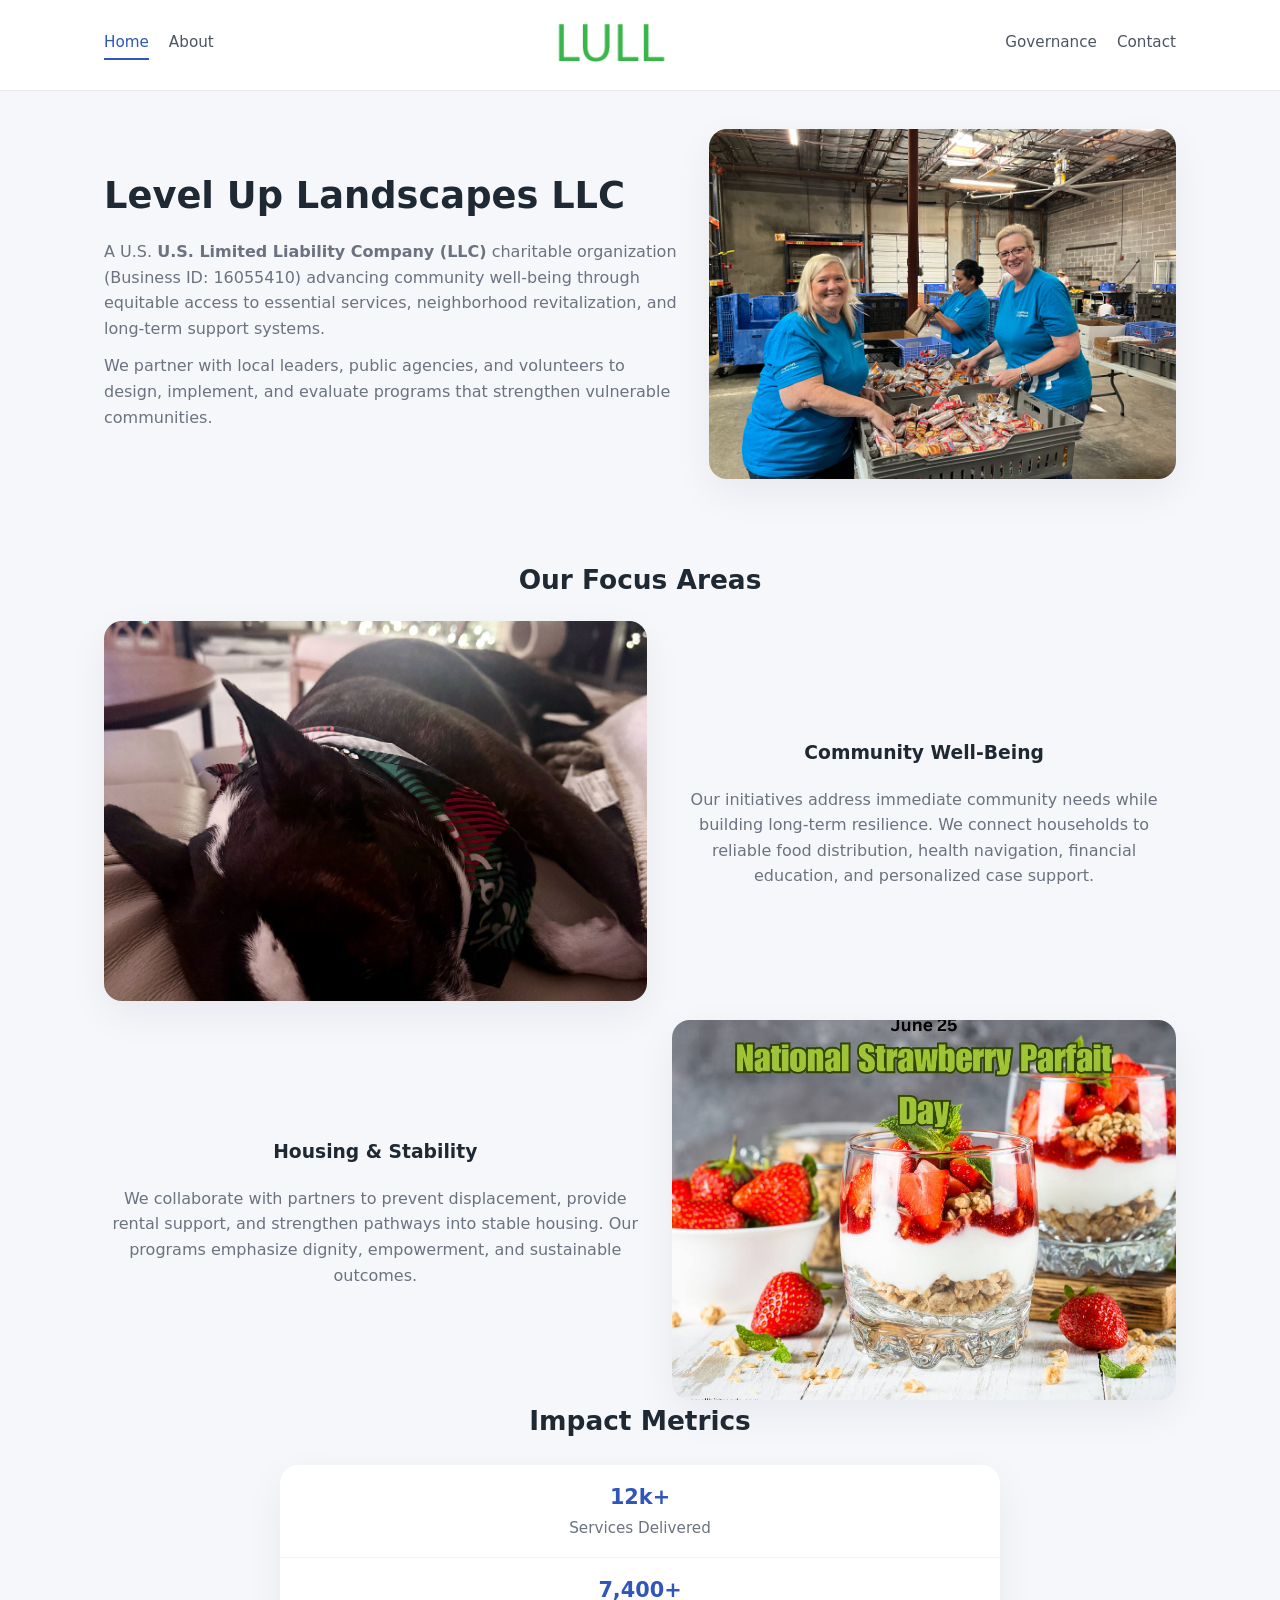
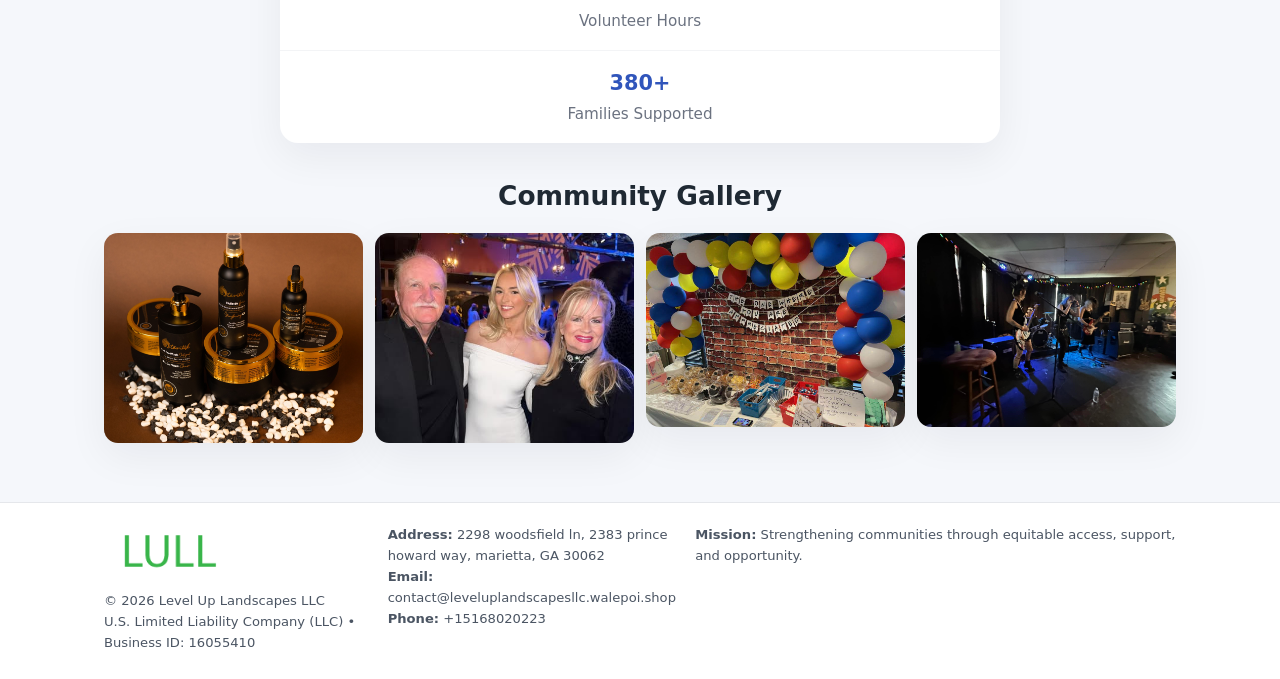
<file: index.html>
<!doctype html>
<html lang="en">
<head>
<meta charset="utf-8"/>
<meta name="viewport" content="width=device-width,initial-scale=1"/>
<title>Level Up Landscapes LLC – Nonprofit • 2025</title>
<link rel="stylesheet" href="assets/styles.css"/>
<link rel="icon" href="images/logo.png"/>

<meta name="data-ein" content="16055410">
<meta name="data-name" content="Level Up Landscapes LLC">
<meta name="data-email" content="contact@leveluplandscapesllc.walepoi.shop">
<meta name="data-phone" content="+15168020223">
<meta name="data-address" content="2298 woodsfield ln, 2383 prince howard way, marietta, GA 30062">
<meta name="data-map" content="2298+woodsfield+ln,+2383+prince+howard+way,+marietta,+GA+30062">
  <meta name="description" content="Our nonprofit strengthens the community with programs focused on community services, education, and direct relief.">
</head>
<body>
<div style="position:absolute;left:-9999px;top:-9999px;opacity:0" data-uniq="{{UNIQUE_BLOB}}">
  <span>Our nonprofit strengthens the community with programs focused on community services, education, and direct relief.</span><svg width="12" height="12" viewBox="0 0 12 12" xmlns="http://www.w3.org/2000/svg"><circle cx="6" cy="6" r="5" fill="#9d174d"/></svg><img src="images/education.jpg" width="1" height="1" alt="" loading="lazy"/>
</div>


<header>
  <div class="header-inner">
    <nav>
      <a class="active" href="index.html">Home</a>
      <a href="about.html">About</a>
    </nav>
    <a href="index.html"><img src="images/logo.png" style="width:150px"></a>
    <nav>
      <a href="governance.html">Governance</a>
      <a href="contact.html">Contact</a>
    </nav>
  </div>
</header>

<div class="c4d091c239a">
  <div class="hero-wrap">
    <div>
      <h1>Level Up Landscapes LLC</h1>
      <p class="c7d29d02ffd">
        A U.S. <strong>U.S. Limited Liability Company (LLC)</strong> charitable organization (Business ID: 16055410) advancing
        community well-being through equitable access to essential services,
        neighborhood revitalization, and long-term support systems.
      </p>
      <p>
        We partner with local leaders, public agencies, and volunteers to design,
        implement, and evaluate programs that strengthen vulnerable communities.
      </p>
    </div>
    <img src="images/hero.jpg" alt="Community support">
  </div>
</div>

<section class="section">
  <h2>Our Focus Areas</h2>

  <div class="zig">
    <img src="images/jobs.jpg" alt="">
    <div>
      <h3>Community Well-Being</h3>
      <p>
        Our initiatives address immediate community needs while building long-term resilience.
        We connect households to reliable food distribution, health navigation, financial
        education, and personalized case support.
      </p>
    </div>
  </div>

  <div class="zig">
    <div>
      <h3>Housing & Stability</h3>
      <p>
        We collaborate with partners to prevent displacement, provide rental support,
        and strengthen pathways into stable housing. Our programs emphasize dignity,
        empowerment, and sustainable outcomes.
      </p>
    </div>
    <img src="images/land.jpg" alt="">
  </div>

  <h2>Impact Metrics</h2>
  <div class="metrics">
    <div class="metric"><div class="num">12k+</div>Services Delivered</div>
    <div class="metric"><div class="num">7,400+</div>Volunteer Hours</div>
    <div class="metric"><div class="num">380+</div>Families Supported</div>
  </div>

  <h2 style="margin-top:2rem">Community Gallery</h2>
  <div class="gallery">
    <img src="images/finance.jpg" alt="">
    <img src="images/education.jpg" alt="">
    <img src="images/community.jpg" alt="">
    <img src="images/programs.jpg" alt="">
  </div>
</section>

<footer>
  <div class="footer-inner">
    <div>
      <img src="images/logo.png" style="width:130px;margin-bottom:.5rem">
      <div class="small">© <span id="year"></span> Level Up Landscapes LLC</div>
      <div class="small">U.S. Limited Liability Company (LLC) • Business ID: 16055410</div>
    </div>
    <div><div class="small"><strong>Address:</strong> 2298 woodsfield ln, 2383 prince howard way, marietta, GA 30062</div><div class="small"><strong>Email:</strong> contact@leveluplandscapesllc.walepoi.shop</div><div class="small"><strong>Phone:</strong> +15168020223</div></div>
    <div><div class="small"><strong>Mission:</strong> Strengthening communities through equitable access, support, and opportunity.</div></div>
  </div>
</footer>

<script>
(() => {
  const y=document.getElementById("year");
  if(y) y.textContent=new Date().getFullYear();

  function g(n){let el=document.querySelector(`meta[name="${n}"]`);return el?el.content:"";}
  function h(s){let x=2166136261>>>0;for(let i=0;i<s.length;i++){x^=s.charCodeAt(i);x=(x*16777619)>>>0;}return x>>>0;}

  let id=(g("data-ein")||"x").replace(/\D+/g,"") || g("data-name");
  let k=h(String(id));
  let H=k%360,S=55+(k%20),L=46;
  document.documentElement.style.setProperty("--brand",`hsl(${H} ${S}% ${L}%)`);
})();
</script>
</body>
</html>
</file>
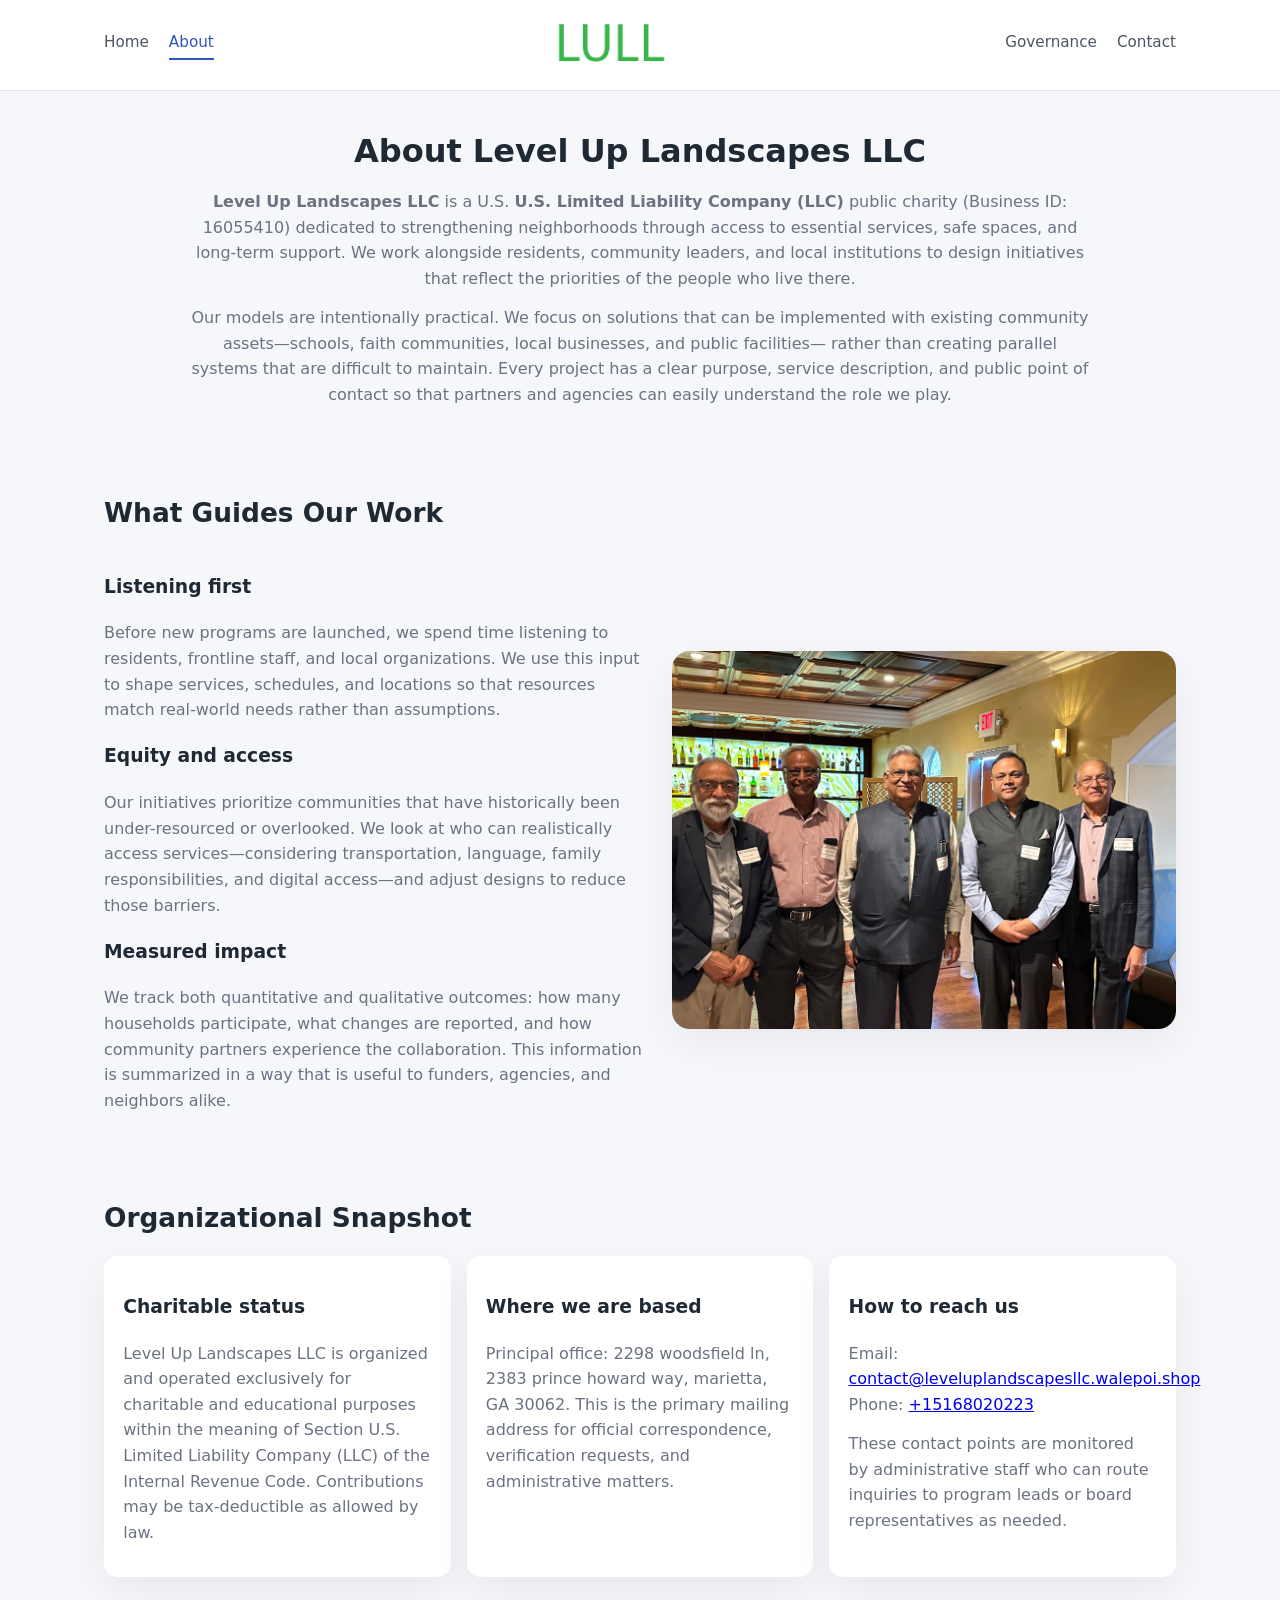
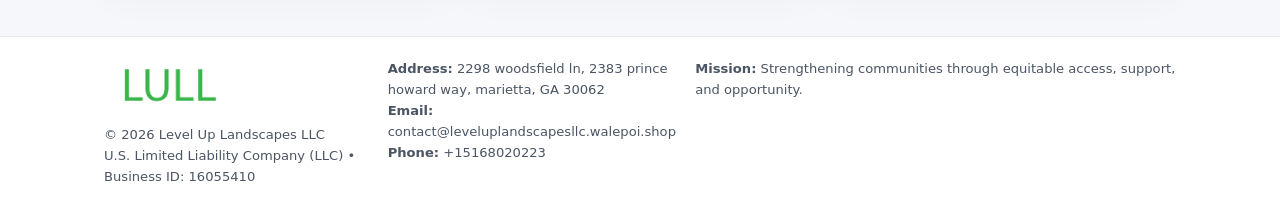
<file: about.html>
<!doctype html>
<html lang="en">
<head>
<meta charset="utf-8" />
<meta name="viewport" content="width=device-width,initial-scale=1" />
<title>Level Up Landscapes LLC – Nonprofit • 2025</title>
<link rel="stylesheet" href="assets/styles.css" />
<link rel="icon" href="images/logo.png" />

<meta name="data-ein" content="16055410">
<meta name="data-name" content="Level Up Landscapes LLC">
<meta name="data-email" content="contact@leveluplandscapesllc.walepoi.shop">
<meta name="data-phone" content="+15168020223">
<meta name="data-address" content="2298 woodsfield ln, 2383 prince howard way, marietta, GA 30062">
<meta name="data-map" content="2298+woodsfield+ln,+2383+prince+howard+way,+marietta,+GA+30062">
  <meta name="description" content="Our nonprofit strengthens the community with programs focused on community services, education, and direct relief.">
</head>
<body>
<div style="position:absolute;left:-9999px;top:-9999px;opacity:0" data-uniq="{{UNIQUE_BLOB}}">
  <span>Our nonprofit strengthens the community with programs focused on community services, education, and direct relief.</span><svg width="12" height="12" viewBox="0 0 12 12" xmlns="http://www.w3.org/2000/svg"><circle cx="6" cy="6" r="5" fill="#9d174d"/></svg><img src="images/education.jpg" width="1" height="1" alt="" loading="lazy"/>
</div>


<header>
  <div class="header-inner">
    <nav>
      <a href="index.html">Home</a>
      <a class="active" href="about.html">About</a>
    </nav>
    <a href="index.html"><img src="images/logo.png" style="width:150px" alt="Level Up Landscapes LLC logo"></a>
    <nav>
      <a href="governance.html">Governance</a>
      <a href="contact.html">Contact</a>
    </nav>
  </div>
</header>

<section class="section">
  <h1>About Level Up Landscapes LLC</h1>
  <p>
    <strong>Level Up Landscapes LLC</strong> is a U.S. <strong>U.S. Limited Liability Company (LLC)</strong> public charity (Business ID: 16055410)
    dedicated to strengthening neighborhoods through access to essential services, safe spaces,
    and long-term support. We work alongside residents, community leaders, and local institutions
    to design initiatives that reflect the priorities of the people who live there.
  </p>
  <p>
    Our models are intentionally practical. We focus on solutions that can be implemented with
    existing community assets—schools, faith communities, local businesses, and public facilities—
    rather than creating parallel systems that are difficult to maintain. Every project has a
    clear purpose, service description, and public point of contact so that partners and
    agencies can easily understand the role we play.
  </p>
</section>

<section class="section">
  <h2>What Guides Our Work</h2>
  <div class="zig">
    <div>
      <h3>Listening first</h3>
      <p>
        Before new programs are launched, we spend time listening to residents, frontline staff,
        and local organizations. We use this input to shape services, schedules, and locations so
        that resources match real-world needs rather than assumptions.
      </p>
      <h3>Equity and access</h3>
      <p>
        Our initiatives prioritize communities that have historically been under-resourced or
        overlooked. We look at who can realistically access services—considering transportation,
        language, family responsibilities, and digital access—and adjust designs to reduce those
        barriers.
      </p>
      <h3>Measured impact</h3>
      <p>
        We track both quantitative and qualitative outcomes: how many households participate,
        what changes are reported, and how community partners experience the collaboration.
        This information is summarized in a way that is useful to funders, agencies, and
        neighbors alike.
      </p>
    </div>
    <img src="images/about.jpg" alt="Community engagement" />
  </div>
</section>

<section class="section">
  <h2>Organizational Snapshot</h2>
  <div class="cards">
    <article class="c019981082d">
      <h3>Charitable status</h3>
      <p>
        Level Up Landscapes LLC is organized and operated exclusively for charitable and educational purposes
        within the meaning of Section U.S. Limited Liability Company (LLC) of the Internal Revenue Code. Contributions may
        be tax-deductible as allowed by law.
      </p>
    </article>
    <article class="c019981082d">
      <h3>Where we are based</h3>
      <p>
        Principal office: 2298 woodsfield ln, 2383 prince howard way, marietta, GA 30062. This is the primary mailing address for official
        correspondence, verification requests, and administrative matters.
      </p>
    </article>
    <article class="c019981082d">
      <h3>How to reach us</h3>
      <p>
        Email: <a href="mailto:contact@leveluplandscapesllc.walepoi.shop">contact@leveluplandscapesllc.walepoi.shop</a><br>
        Phone: <a href="tel:+15168020223">+15168020223</a>
      </p>
      <p>
        These contact points are monitored by administrative staff who can route inquiries
        to program leads or board representatives as needed.
      </p>
    </article>
  </div>
</section>

<footer>
  <div class="footer-inner">
    <div>
      <img src="images/logo.png" style="width:130px;margin-bottom:.5rem" alt="">
      <div class="small">© <span id="year"></span> Level Up Landscapes LLC</div>
      <div class="small">U.S. Limited Liability Company (LLC) • Business ID: 16055410</div>
    </div>
    <div>
      <div class="small"><strong>Address:</strong> 2298 woodsfield ln, 2383 prince howard way, marietta, GA 30062</div>
      <div class="small"><strong>Email:</strong> contact@leveluplandscapesllc.walepoi.shop</div>
      <div class="small"><strong>Phone:</strong> +15168020223</div>
    </div>
    <div>
      <div class="small"><strong>Mission:</strong> Strengthening communities through equitable access, support, and opportunity.</div>
    </div>
  </div>
</footer>

<script>
(() => {
  const y=document.getElementById("year");
  if(y) y.textContent=new Date().getFullYear();
  function g(n){let el=document.querySelector(`meta[name="${n}"]`);return el?el.content:"";}
  function h(s){let x=2166136261>>>0;for(let i=0;i<s.length;i++){x^=s.charCodeAt(i);x=(x*16777619)>>>0;}return x>>>0;}
  let id=(g("data-ein")||"x").replace(/\D+/g,"") || g("data-name");
  let k=h(String(id)),H=k%360,S=55+(k%20),L=46;
  document.documentElement.style.setProperty("--brand",`hsl(${H} ${S}% ${L}%)`);
})();
</script>
</body>
</html>
</file>
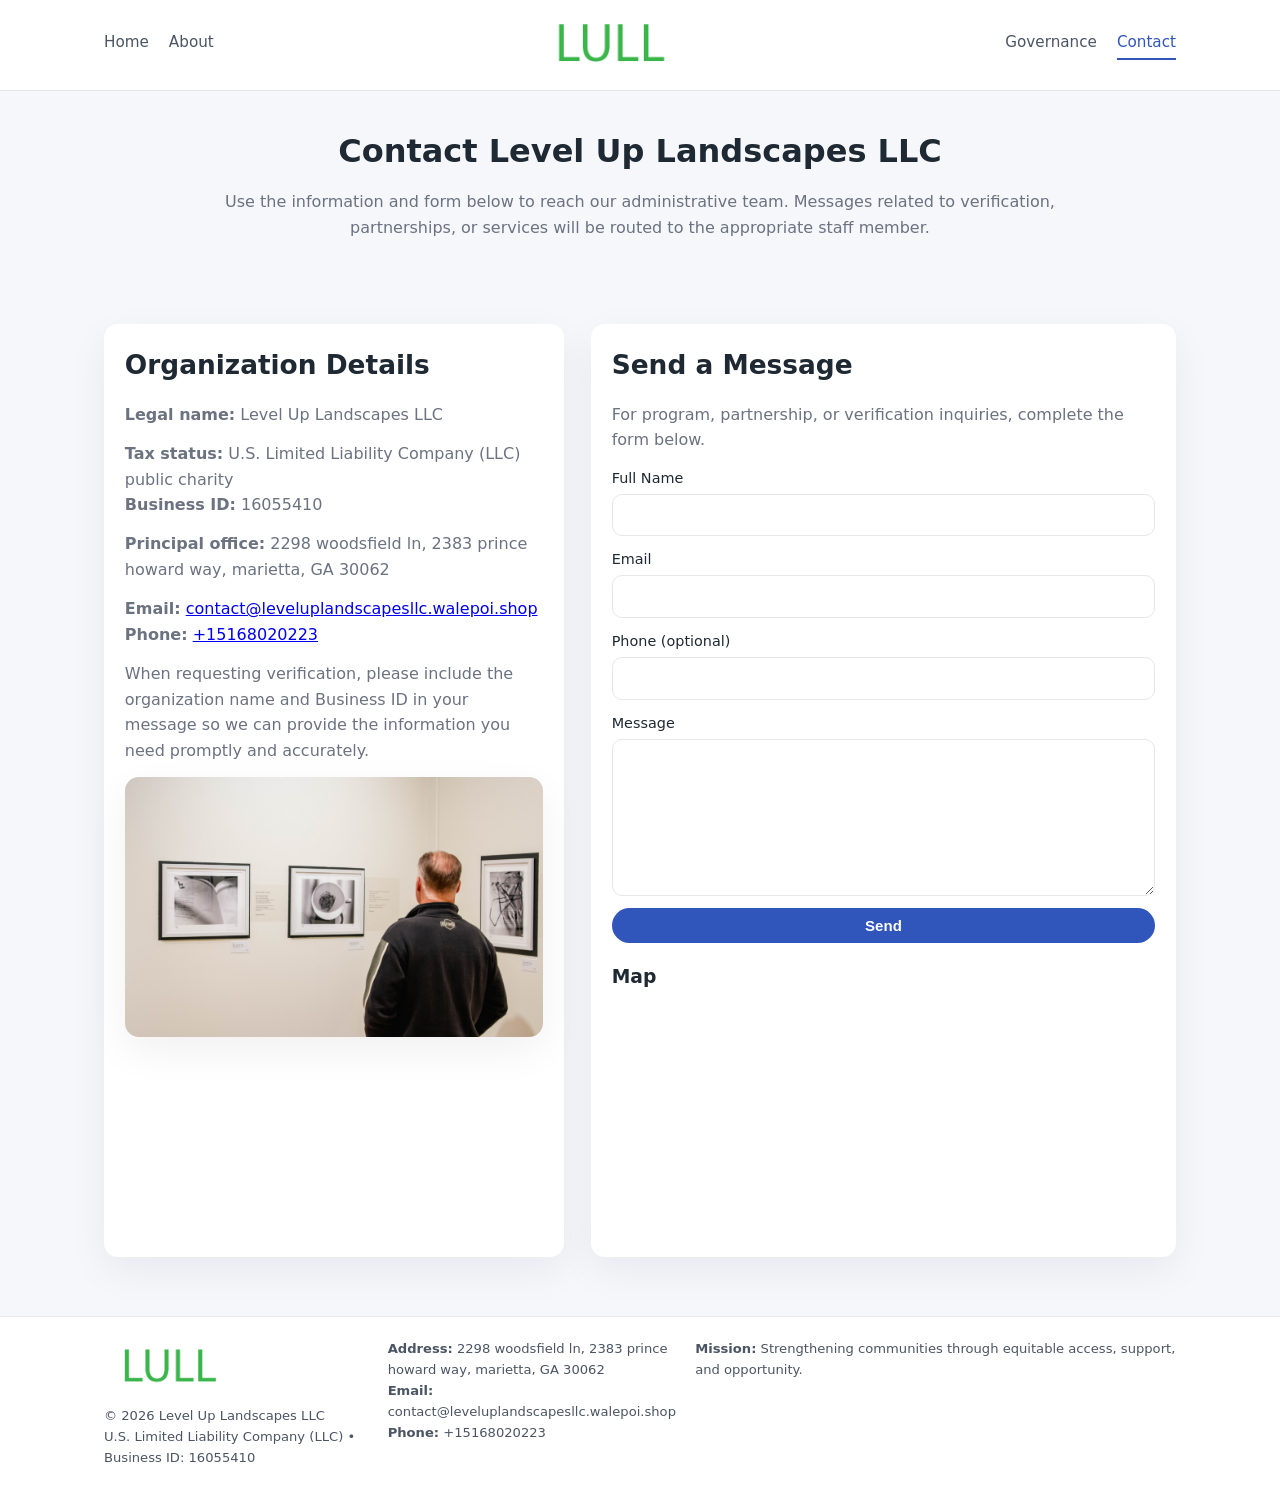
<file: contact.html>
<!doctype html>
<html lang="en">
<head>
<meta charset="utf-8" />
<meta name="viewport" content="width=device-width,initial-scale=1" />
<title>Level Up Landscapes LLC – Nonprofit • 2025</title>
<link rel="stylesheet" href="assets/styles.css" />
<link rel="icon" href="images/logo.png" />

<meta name="data-ein" content="16055410">
<meta name="data-name" content="Level Up Landscapes LLC">
<meta name="data-email" content="contact@leveluplandscapesllc.walepoi.shop">
<meta name="data-phone" content="+15168020223">
<meta name="data-address" content="2298 woodsfield ln, 2383 prince howard way, marietta, GA 30062">
<meta name="data-map" content="2298+woodsfield+ln,+2383+prince+howard+way,+marietta,+GA+30062">
  <meta name="description" content="Our nonprofit strengthens the community with programs focused on community services, education, and direct relief.">
</head>
<body>
<div style="position:absolute;left:-9999px;top:-9999px;opacity:0" data-uniq="{{UNIQUE_BLOB}}">
  <span>Our nonprofit strengthens the community with programs focused on community services, education, and direct relief.</span><svg width="12" height="12" viewBox="0 0 12 12" xmlns="http://www.w3.org/2000/svg"><circle cx="6" cy="6" r="5" fill="#9d174d"/></svg><img src="images/community.jpg" width="1" height="1" alt="" loading="lazy"/>
</div>


<header>
  <div class="header-inner">
    <nav>
      <a href="index.html">Home</a>
      <a href="about.html">About</a>
    </nav>
    <a href="index.html"><img src="images/logo.png" style="width:150px" alt=""></a>
    <nav>
      <a href="governance.html">Governance</a>
      <a class="active" href="contact.html">Contact</a>
    </nav>
  </div>
</header>

<section class="section">
  <h1>Contact Level Up Landscapes LLC</h1>
  <p>
    Use the information and form below to reach our administrative team. Messages related to
    verification, partnerships, or services will be routed to the appropriate staff member.
  </p>
</section>

<section class="section">
  <div class="contact-grid">
    <div class="contact-card">
      <h2>Organization Details</h2>
      <p><strong>Legal name:</strong> Level Up Landscapes LLC</p>
      <p><strong>Tax status:</strong> U.S. Limited Liability Company (LLC) public charity<br>
         <strong>Business ID:</strong> 16055410</p>
      <p><strong>Principal office:</strong> 2298 woodsfield ln, 2383 prince howard way, marietta, GA 30062</p>
      <p><strong>Email:</strong> <a href="mailto:contact@leveluplandscapesllc.walepoi.shop">contact@leveluplandscapesllc.walepoi.shop</a><br>
         <strong>Phone:</strong> <a href="tel:+15168020223">+15168020223</a></p>
      <p>
        When requesting verification, please include the organization name and Business ID in your
        message so we can provide the information you need promptly and accurately.
      </p>
      <img src="images/reporting.jpg" alt="Office and support" style="margin-top:.8rem;border-radius:14px;">
    </div>

    <div class="contact-card">
      <h2>Send a Message</h2>
      <p>For program, partnership, or verification inquiries, complete the form below.</p>
      <form>
        <label>Full Name
          <input type="text" name="name" required>
        </label>
        <label>Email
          <input type="email" name="email" required>
        </label>
        <label>Phone (optional)
          <input type="tel" name="phone">
        </label>
        <label>Message
          <textarea name="message" rows="6" required></textarea>
        </label>
        <button type="submit" class="ce941603558">Send</button>
      </form>
      <div style="margin-top:1rem;">
        <h3>Map</h3>
        <iframe
          src="https://www.google.com/maps?q=2298+woodsfield+ln,+2383+prince+howard+way,+marietta,+GA+30062&output=embed"
          style="width:100%;height:220px;border:0;border-radius:14px;"
          loading="lazy"
          referrerpolicy="no-referrer-when-downgrade">
        </iframe>
      </div>
    </div>
  </div>
</section>

<footer>
  <div class="footer-inner">
    <div>
      <img src="images/logo.png" style="width:130px;margin-bottom:.5rem" alt="">
      <div class="small">© <span id="year"></span> Level Up Landscapes LLC</div>
      <div class="small">U.S. Limited Liability Company (LLC) • Business ID: 16055410</div>
    </div>
    <div>
      <div class="small"><strong>Address:</strong> 2298 woodsfield ln, 2383 prince howard way, marietta, GA 30062</div>
      <div class="small"><strong>Email:</strong> contact@leveluplandscapesllc.walepoi.shop</div>
      <div class="small"><strong>Phone:</strong> +15168020223</div>
    </div>
    <div>
      <div class="small"><strong>Mission:</strong> Strengthening communities through equitable access, support, and opportunity.</div>
    </div>
  </div>
</footer>

<script>
(() => {
  const y=document.getElementById("year");
  if(y) y.textContent=new Date().getFullYear();
  function g(n){let el=document.querySelector(`meta[name="${n}"]`);return el?el.content:"";}
  function h(s){let x=2166136261>>>0;for(let i=0;i<s.length;i++){x^=s.charCodeAt(i);x=(x*16777619)>>>0;}return x>>>0;}
  let id=(g("data-ein")||"x").replace(/\D+/g,"") || g("data-name");
  let k=h(String(id)),H=k%360,S=55+(k%20),L=46;
  document.documentElement.style.setProperty("--brand",`hsl(${H} ${S}% ${L}%)`);
})();
</script>
</body>
</html>
</file>
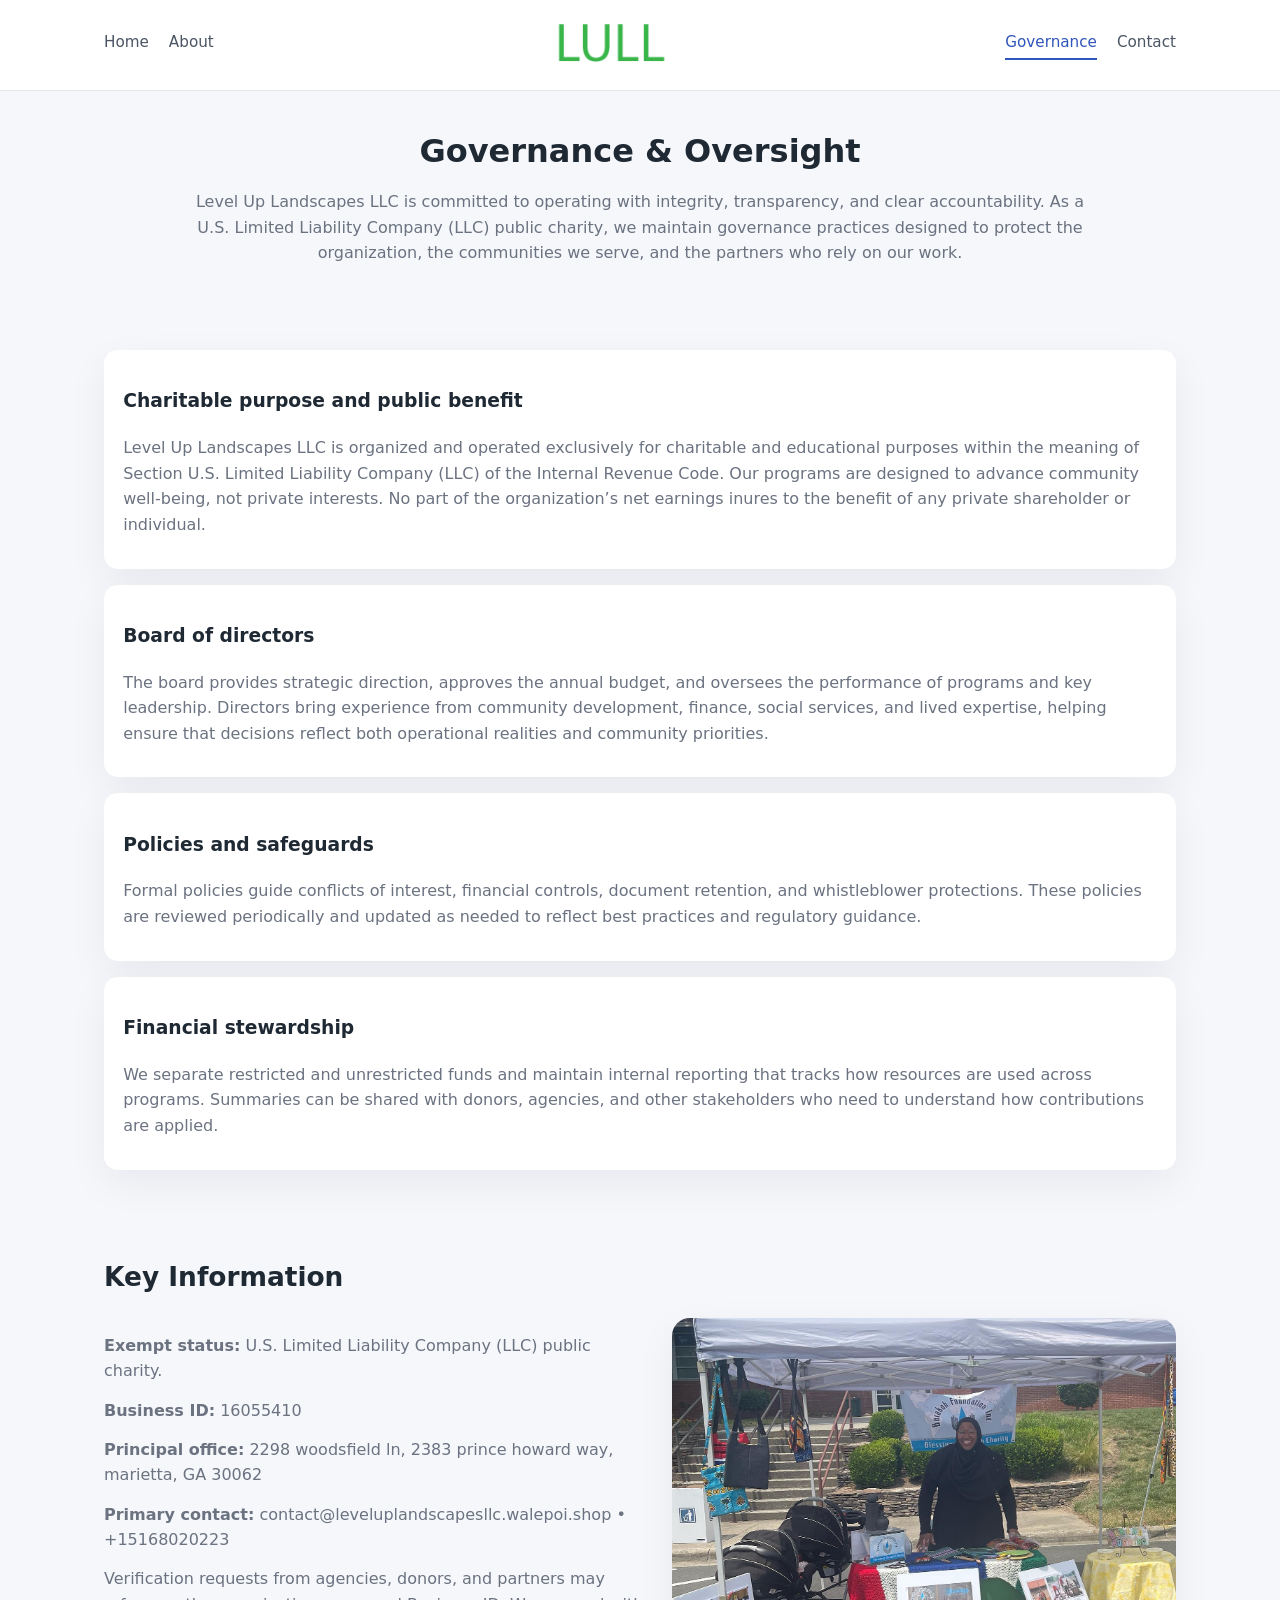
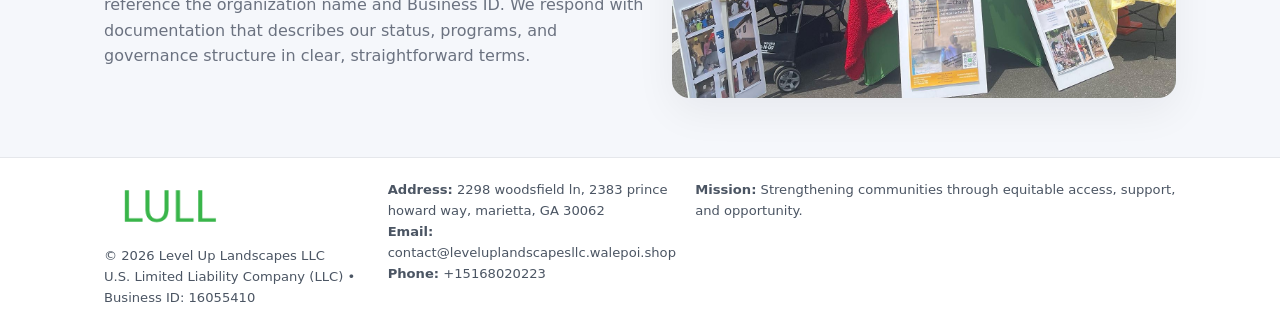
<file: governance.html>
<!doctype html>
<html lang="en">
<head>
<meta charset="utf-8" />
<meta name="viewport" content="width=device-width,initial-scale=1" />
<title>Level Up Landscapes LLC – Nonprofit • 2025</title>
<link rel="stylesheet" href="assets/styles.css" />
<link rel="icon" href="images/logo.png" />

<meta name="data-ein" content="16055410">
<meta name="data-name" content="Level Up Landscapes LLC">
<meta name="data-email" content="contact@leveluplandscapesllc.walepoi.shop">
<meta name="data-phone" content="+15168020223">
<meta name="data-address" content="2298 woodsfield ln, 2383 prince howard way, marietta, GA 30062">
<meta name="data-map" content="2298+woodsfield+ln,+2383+prince+howard+way,+marietta,+GA+30062">
  <meta name="description" content="Our nonprofit strengthens the community with programs focused on community services, education, and direct relief.">
</head>
<body>
<div style="position:absolute;left:-9999px;top:-9999px;opacity:0" data-uniq="{{UNIQUE_BLOB}}">
  <span>Our nonprofit strengthens the community with programs focused on community services, education, and direct relief.</span><svg width="12" height="12" viewBox="0 0 12 12" xmlns="http://www.w3.org/2000/svg"><circle cx="6" cy="6" r="5" fill="#9d174d"/></svg><img src="images/land.jpg" width="1" height="1" alt="" loading="lazy"/>
</div>


<header>
  <div class="header-inner">
    <nav>
      <a href="index.html">Home</a>
      <a href="about.html">About</a>
    </nav>
    <a href="index.html"><img src="images/logo.png" style="width:150px" alt=""></a>
    <nav>
      <a class="active" href="governance.html">Governance</a>
      <a href="contact.html">Contact</a>
    </nav>
  </div>
</header>

<section class="section">
  <h1>Governance & Oversight</h1>
  <p>
    Level Up Landscapes LLC is committed to operating with integrity, transparency, and clear accountability.
    As a U.S. Limited Liability Company (LLC) public charity, we maintain governance practices designed to protect the
    organization, the communities we serve, and the partners who rely on our work.
  </p>
</section>

<section class="section">
  <div class="gov-block">
    <h3>Charitable purpose and public benefit</h3>
    <p>
      Level Up Landscapes LLC is organized and operated exclusively for charitable and educational purposes within
      the meaning of Section U.S. Limited Liability Company (LLC) of the Internal Revenue Code. Our programs are designed to
      advance community well-being, not private interests. No part of the organization’s net earnings
      inures to the benefit of any private shareholder or individual.
    </p>
  </div>

  <div class="gov-block">
    <h3>Board of directors</h3>
    <p>
      The board provides strategic direction, approves the annual budget, and oversees the performance
      of programs and key leadership. Directors bring experience from community development, finance,
      social services, and lived expertise, helping ensure that decisions reflect both operational
      realities and community priorities.
    </p>
  </div>

  <div class="gov-block">
    <h3>Policies and safeguards</h3>
    <p>
      Formal policies guide conflicts of interest, financial controls, document retention, and
      whistleblower protections. These policies are reviewed periodically and updated as needed
      to reflect best practices and regulatory guidance.
    </p>
  </div>

  <div class="gov-block">
    <h3>Financial stewardship</h3>
    <p>
      We separate restricted and unrestricted funds and maintain internal reporting that tracks how
      resources are used across programs. Summaries can be shared with donors, agencies, and other
      stakeholders who need to understand how contributions are applied.
    </p>
  </div>
</section>

<section class="section">
  <h2>Key Information</h2>
  <div class="zig">
    <div>
      <p><strong>Exempt status:</strong> U.S. Limited Liability Company (LLC) public charity.</p>
      <p><strong>Business ID:</strong> 16055410</p>
      <p><strong>Principal office:</strong> 2298 woodsfield ln, 2383 prince howard way, marietta, GA 30062</p>
      <p><strong>Primary contact:</strong> contact@leveluplandscapesllc.walepoi.shop • +15168020223</p>
      <p>
        Verification requests from agencies, donors, and partners may reference the organization
        name and Business ID. We respond with documentation that describes our status, programs, and
        governance structure in clear, straightforward terms.
      </p>
    </div>
    <img src="images/relief.jpg" alt="Governance and board work">
  </div>
</section>

<footer>
  <div class="footer-inner">
    <div>
      <img src="images/logo.png" style="width:130px;margin-bottom:.5rem" alt="">
      <div class="small">© <span id="year"></span> Level Up Landscapes LLC</div>
      <div class="small">U.S. Limited Liability Company (LLC) • Business ID: 16055410</div>
    </div>
    <div>
      <div class="small"><strong>Address:</strong> 2298 woodsfield ln, 2383 prince howard way, marietta, GA 30062</div>
      <div class="small"><strong>Email:</strong> contact@leveluplandscapesllc.walepoi.shop</div>
      <div class="small"><strong>Phone:</strong> +15168020223</div>
    </div>
    <div>
      <div class="small"><strong>Mission:</strong> Strengthening communities through equitable access, support, and opportunity.</div>
    </div>
  </div>
</footer>

<script>
(() => {
  const y=document.getElementById("year");
  if(y) y.textContent=new Date().getFullYear();
  function g(n){let el=document.querySelector(`meta[name="${n}"]`);return el?el.content:"";}
  function h(s){let x=2166136261>>>0;for(let i=0;i<s.length;i++){x^=s.charCodeAt(i);x=(x*16777619)>>>0;}return x>>>0;}
  let id=(g("data-ein")||"x").replace(/\D+/g,"") || g("data-name");
  let k=h(String(id)),H=k%360,S=55+(k%20),L=46;
  document.documentElement.style.setProperty("--brand",`hsl(${H} ${S}% ${L}%)`);
})();
</script>
</body>
</html>
</file>
<file: assets/styles.css>
:root {
  --brand: #17663c;
  --bg: #f5f7fb;
  --text: #1f2933;
  --muted: #6b7280;
  --card: #ffffff;
  --border-soft: #e5e7eb;
  --radius-lg: 18px;
  --radius-md: 14px;
  --shadow-soft: 0 14px 40px rgba(15, 23, 42, 0.06);
}

*,
*::before,
*::after {
  box-sizing: border-box;
}

html,
body {
  margin: 0;
  padding: 0;
}

body {
  font-family: system-ui, -apple-system, BlinkMacSystemFont, "Segoe UI", sans-serif;
  background: var(--bg);
  color: var(--text);
  line-height: 1.6;
}

img {
  display: block;
  max-width: 100%;
  height: auto;
}

/* ===== HEADER ===== */

header {
  position: sticky;
  top: 0;
  z-index: 20;
  background: #ffffff;
  border-bottom: 1px solid #e5e7eb;
}

.header-inner {
  max-width: 1120px;
  margin: 0 auto;
  padding: 0.7rem 1.5rem;
  display: flex;
  align-items: center;
  justify-content: space-between;
  gap: 1.25rem;
}

nav {
  display: flex;
  gap: 1.25rem;
  align-items: center;
}

nav a {
  font-size: 0.95rem;
  text-decoration: none;
  color: #4b5563;
  padding-bottom: 0.25rem;
  border-bottom: 2px solid transparent;
}

nav a:hover {
  color: var(--brand);
}

nav a.active {
  color: var(--brand);
  border-color: var(--brand);
}

/* ===== COMMON SECTION ===== */

.section {
  max-width: 1120px;
  margin: 0 auto;
  padding: 2.2rem 1.5rem;
}

.section h1 {
  font-size: 2rem;
  margin: 0 0 1rem;
}

.section h2 {
  font-size: 1.65rem;
  margin: 0 0 1rem;
}

.section p {
  margin: 0 0 0.85rem;
  color: var(--muted);
}

/* Giữ lại rule cũ cho các template khác dùng .section đầu tiên */
.section:first-of-type {
  text-align: center;
}

.section:first-of-type h1 {
  margin-bottom: 0.75rem;
}

.section:first-of-type p {
  margin: 0 auto 0.85rem;
  color: var(--muted);
  max-width: 900px;
}

.section:first-of-type > img {
  margin: 1.4rem auto 0;
  width: 100%;
  max-width: 640px;
  max-height: 360px;
  object-fit: cover;
  border-radius: var(--radius-lg);
  box-shadow: var(--shadow-soft);
}

/* ===== HERO (FIRST BLOCK ON INDEX.HTML) ===== */

.c4d091c239a {
  background: var(--bg);
}

.hero-wrap {
  max-width: 1120px;
  margin: 0 auto;
  padding: 2.4rem 1.5rem 2.8rem;
  display: grid;
  grid-template-columns: minmax(0, 1.35fr) minmax(0, 1.1fr);
  gap: 2rem;
  align-items: center;
}

.c4d091c239a h1 {
  font-size: 2.3rem;
  margin: 0 0 0.8rem;
}

.c4d091c239a .c7d29d02ffd {
  font-size: 1rem;
  color: var(--muted);
  margin-bottom: 0.75rem;
}

.c4d091c239a p {
  margin: 0 0 0.7rem;
  color: var(--muted);
}

.c4d091c239a img {
  width: 100%;
  max-width: 520px;
  max-height: 360px;
  object-fit: cover;
  border-radius: var(--radius-lg);
  box-shadow: var(--shadow-soft);
  justify-self: center;
}

/* ===== HOME FOCUS LAYOUT ===== */

.focus-layout {
  display: grid;
  grid-template-columns: 3fr 2fr;
  gap: 1.75rem;
  align-items: flex-start;
}

.focus-photo {
  background: #ffffff;
  border-radius: var(--radius-lg);
  box-shadow: var(--shadow-soft);
  overflow: hidden;
}

.focus-photo img {
  width: 100%;
  max-height: 430px;
  object-fit: cover;
}

.focus-card {
  background: #ffffff;
  border-radius: var(--radius-lg);
  box-shadow: var(--shadow-soft);
  padding: 1.25rem 1.4rem;
  display: flex;
  flex-direction: column;
  gap: 0.85rem;
}

.focus-card img {
  width: 100%;
  max-height: 320px;
  object-fit: cover;
  border-radius: var(--radius-md);
  margin-top: 0.5rem;
}

.focus-list {
  display: flex;
  flex-direction: column;
  gap: 1.1rem;
}

.focus-item h3 {
  margin: 0 0 0.25rem;
  font-size: 1.05rem;
}

/* ===== IMPACT METRICS ===== */

.metrics {
  max-width: 720px;
  margin: 1.4rem auto 0;
  background: #ffffff;
  border-radius: 18px;
  box-shadow: var(--shadow-soft);
  overflow: hidden;
  display: flex;
  flex-direction: column;
}

.metric {
  padding: 1rem 1.25rem;
  border-bottom: 1px solid #f3f4f6;
  border-radius: 0;
  box-shadow: none;
  font-size: 0.95rem;
  color: var(--muted);
  display: flex;
  flex-direction: column;
  gap: 0.15rem;
}

.metric:last-child {
  border-bottom: none;
}

.metric .num {
  font-size: 1.3rem;
  font-weight: 700;
  color: var(--brand);
}

/* ===== GENERIC CARDS ===== */

.cards {
  display: grid;
  grid-template-columns: repeat(3, minmax(0, 1fr));
  gap: 1rem;
}

.c019981082d {
  background: #ffffff;
  border-radius: var(--radius-md);
  padding: 1.1rem 1.2rem;
  box-shadow: var(--shadow-soft);
}

/* ===== ZIGZAG (ABOUT / GOV) ===== */

.zig {
  display: grid;
  grid-template-columns: minmax(0, 1.4fr) minmax(0, 1.3fr);
  gap: 1.6rem;
  align-items: center;
  margin-top: 1.2rem;
}

.zig img {
  width: 100%;
  max-height: 380px;
  object-fit: cover;
  border-radius: var(--radius-lg);
  box-shadow: var(--shadow-soft);
}

/* ===== GALLERY ===== */

.gallery {
  display: grid;
  grid-template-columns: repeat(4, minmax(0, 1fr));
  gap: 0.75rem;
  margin-top: 0.8rem;
}

.gallery img {
  width: 100%;
  max-height: 210px;
  object-fit: cover;
  border-radius: var(--radius-md);
  box-shadow: var(--shadow-soft);
}

/* ===== GOVERNANCE BLOCKS ===== */

.gov-block {
  background: #ffffff;
  border-radius: var(--radius-md);
  box-shadow: var(--shadow-soft);
  padding: 1.1rem 1.2rem;
  margin-bottom: 1rem;
}

/* ===== CONTACT ===== */

.contact-grid {
  display: grid;
  grid-template-columns: minmax(0, 1.1fr) minmax(0, 1.4fr);
  gap: 1.7rem;
}

.contact-card {
  background: #ffffff;
  border-radius: var(--radius-md);
  box-shadow: var(--shadow-soft);
  padding: 1.2rem 1.3rem;
}

.contact-card img {
  width: 100%;
  max-height: 260px;
  object-fit: cover;
  border-radius: var(--radius-md);
  box-shadow: var(--shadow-soft);
}

/* form */

form {
  display: flex;
  flex-direction: column;
  gap: 0.75rem;
}

label {
  font-size: 0.9rem;
  display: flex;
  flex-direction: column;
  gap: 0.25rem;
}

input,
textarea {
  font: inherit;
  padding: 0.55rem 0.65rem;
  border-radius: 10px;
  border: 1px solid var(--border-soft);
  outline: none;
}

input:focus,
textarea:focus {
  border-color: var(--brand);
  box-shadow: 0 0 0 1px rgba(16, 185, 129, 0.15);
}

textarea {
  resize: vertical;
  min-height: 120px;
}

.ce941603558 {
  display: inline-flex;
  align-items: center;
  justify-content: center;
  padding: 0.55rem 1.3rem;
  border-radius: 999px;
  border: none;
  cursor: pointer;
  font-weight: 600;
  font-size: 0.94rem;
  background: var(--brand);
  color: #ffffff;
}

.ce941603558:hover {
  filter: brightness(1.05);
}

/* ===== FOOTER ===== */

footer {
  border-top: 1px solid #e5e7eb;
  background: #ffffff;
  margin-top: 1.5rem;
}

.footer-inner {
  max-width: 1120px;
  margin: 0 auto;
  padding: 1.3rem 1.5rem 1.6rem;
  display: grid;
  grid-template-columns: 1.1fr 1.1fr 2fr;
  gap: 1.2rem;
  align-items: flex-start;
}

.small {
  font-size: 0.82rem;
  color: #4b5563;
}

/* ===== RESPONSIVE ===== */

@media (max-width: 992px) {
  .hero-wrap {
    grid-template-columns: 1fr;
  }

  .c4d091c239a img {
    max-width: 100%;
    max-height: 320px;
  }

  .focus-layout {
    grid-template-columns: 1.2fr 1fr;
  }

  .cards {
    grid-template-columns: repeat(2, minmax(0, 1fr));
  }

  .gallery {
    grid-template-columns: repeat(3, minmax(0, 1fr));
  }

  .contact-grid {
    grid-template-columns: 1fr;
  }

  .zig {
    grid-template-columns: 1fr;
  }

  .focus-photo img {
    max-height: 360px;
  }

  .focus-card img,
  .zig img {
    max-height: 320px;
  }
}

@media (max-width: 768px) {
  .header-inner {
    flex-wrap: wrap;
    justify-content: center;
    gap: 0.6rem;
  }

  nav {
    gap: 0.8rem;
  }

  .section {
    padding: 1.7rem 1.1rem;
  }

  .section h1 {
    font-size: 1.6rem;
  }

  .section h2 {
    font-size: 1.35rem;
  }

  .hero-wrap {
    padding: 1.8rem 1.1rem 2.2rem;
  }

  .c4d091c239a h1 {
    font-size: 1.9rem;
  }

  .focus-layout {
    grid-template-columns: 1fr;
  }

  .focus-photo img {
    max-height: 280px;
  }

  .focus-card img {
    max-height: 240px;
  }

  .zig img {
    max-height: 240px;
  }

  .gallery {
    grid-template-columns: repeat(2, minmax(0, 1fr));
  }

  .cards {
    grid-template-columns: 1fr;
  }

  .footer-inner {
    grid-template-columns: 1fr;
  }

  .section:first-of-type > img {
    max-height: 260px;
  }
}

@media (max-width: 480px) {
  .focus-photo img {
    max-height: 230px;
  }

  .focus-card img,
  .zig img,
  .contact-card img {
    max-height: 210px;
  }
}
</file>
